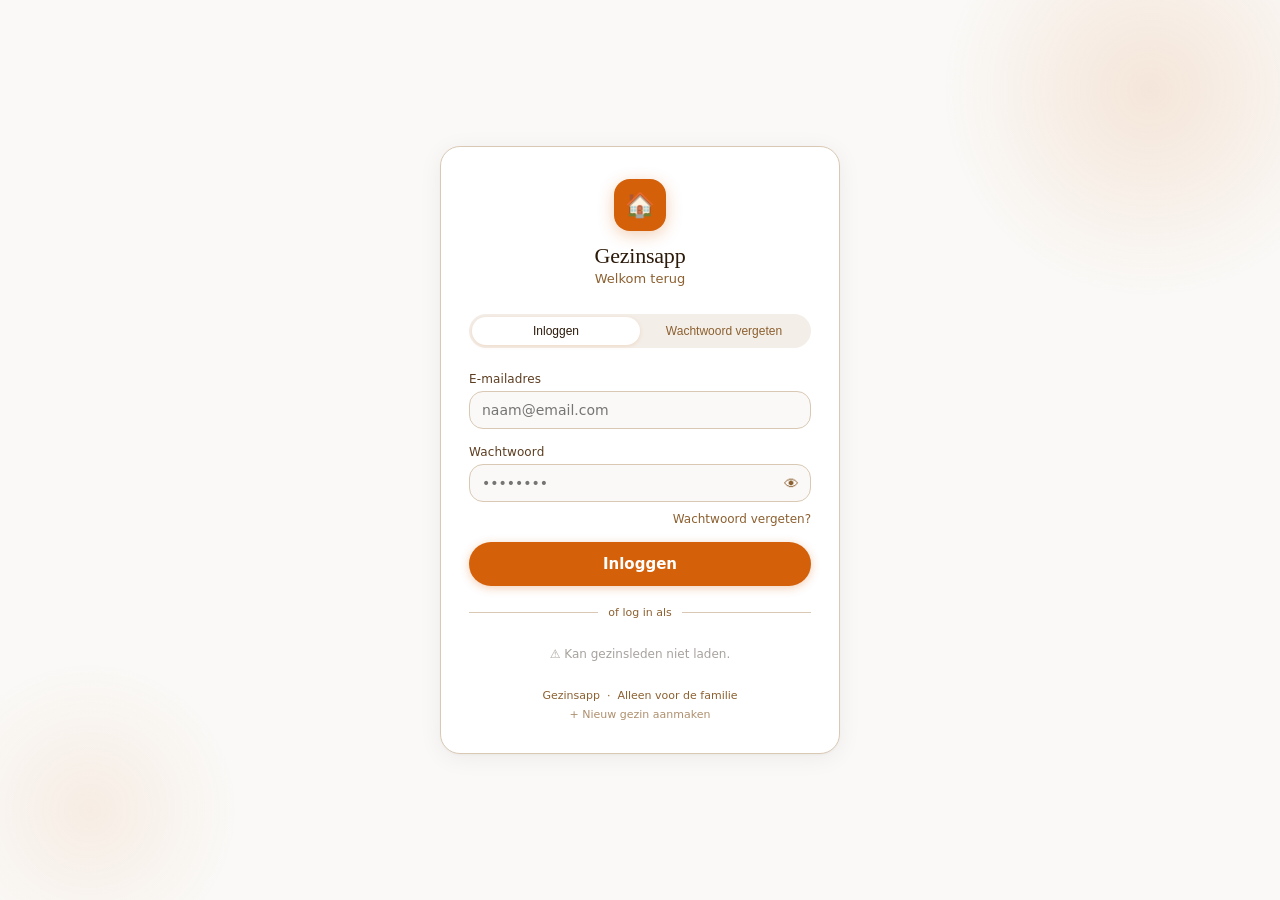
<file: index.html>
<!DOCTYPE html>
<html lang="nl">
<head>
<meta charset="UTF-8">
<meta http-equiv="Content-Security-Policy" content="default-src 'self'; script-src 'self' https://maps.googleapis.com; style-src 'self' 'unsafe-inline'; connect-src 'self' https://ceeplmghvcaqvlpicwyi.supabase.co https://nominatim.openstreetmap.org https://maps.googleapis.com https://api.open-meteo.com; img-src 'self' data: https://maps.gstatic.com https://maps.googleapis.com; frame-src 'none'; object-src 'none';">
<meta http-equiv="Cache-Control" content="no-cache, no-store, must-revalidate">
<meta http-equiv="Pragma" content="no-cache">
<meta http-equiv="Expires" content="0">
<link rel="icon" href="favicon.svg" type="image/svg+xml">
<meta name="viewport" content="width=device-width, initial-scale=1.0, viewport-fit=cover">
<meta name="apple-mobile-web-app-capable" content="yes">
  <meta name="mobile-web-app-capable" content="yes">
<meta name="apple-mobile-web-app-title" content="Gezinsapp">
<meta name="theme-color" content="#FAF9F7">
<title>Gezinsapp — Home</title>
<link rel="stylesheet" href="style.css">
</head>
<body>
<header class="topbar">
  <div class="topbar-title"><i data-lucide="home" class="icon-inline"></i> Gezinsapp</div>
  <div class="topbar-actions">
    <span class="opslag-status" id="opslag-status"></span>
    <span id="dev-badge" class="dev-badge">🔧 dev</span>
    <div class="topbar-user-wrap">
      <div class="topbar-user" id="topbar-user" data-action="toggle-profiel-menu">
        <span class="avatar" id="topbar-emoji">🧑</span>
        <span class="naam" id="topbar-naam">…</span>
      </div>
      <div class="profiel-menu" id="profiel-menu">
        <a href="instellingen.html" class="profiel-menu-item"><i data-lucide="settings" class="icon-inline"></i>&nbsp; Instellingen</a>
      </div>
    </div>
  </div>
</header>

<script src="nav.js"></script>
<main class="main-content">
<div class="page-content">

  <!-- Compacte begroeting -->
  <div class="dag-overzicht-compact">
    <div class="dag-overzicht-links">
      <div class="dag-overzicht-datum" id="dag-datum"></div>
      <div class="dag-overzicht-titel" id="dag-begroeting">Laden…</div>
    </div>
    <div class="dag-compact-rechts" style="display:flex;align-items:center;gap:12px;flex-shrink:0;">
      <a id="weer-widget" class="weer-widget-link" href="https://www.buienradar.be" target="_blank" rel="noopener" title="Weer — Buienradar">
        <span id="weer-icon"><i data-lucide="sun" style="width:16px;height:16px;display:inline-block;vertical-align:-0.15em;"></i></span>
        <span id="weer-temp">…</span>
        <span class="weer-widget-regen" id="weer-regen"></span>
      </a>
      <div class="dag-overzicht-drukte" id="dag-drukte">
        <span id="dag-drukte-dot" style="display:inline-block;width:8px;height:8px;border-radius:50%;background:var(--rustig-dot);vertical-align:middle;"></span>&nbsp;<span id="dag-drukte-label">…</span>
      </div>
    </div>
  </div>

  <!-- Vanavond -->
  <div class="section-label">Vanavond</div>
  <div id="vanavond-kaart"><div class="spinner"></div></div>

  <!-- Vandaag -->
  <div class="section-label">Vandaag</div>
  <div id="vandaag-lijst"><div class="spinner"></div></div>

  <!-- To-do's -->
  <div class="section-label">Openstaande to-do's</div>
  <div id="todos-preview"><div class="spinner"></div></div>

  <div id="verjaardag-home"></div>

  <!-- Bekijk als -->
  <div class="section-label">Bekijk als</div>
  <div class="avatar-strip" id="persoon-strip"></div>

  <!-- Snel toevoegen -->
  <div class="section-label">Snel toevoegen</div>
  <div class="snelle-actie-grid">
    <button class="snelle-actie-btn" data-action="navigeer" data-href="todos.html?nieuw=1&van=home">
      <span class="snelle-actie-icon"><i data-lucide="list-todo" style="width:22px;height:22px;"></i></span><span class="snelle-actie-label">To-do toevoegen</span>
    </button>
    <button class="snelle-actie-btn" data-action="navigeer" data-href="agenda.html?nieuw=1&van=home">
      <span class="snelle-actie-icon"><i data-lucide="calendar-plus" style="width:22px;height:22px;"></i></span><span class="snelle-actie-label">Activiteit toevoegen</span>
    </button>
    <button class="snelle-actie-btn" data-action="navigeer" data-href="weekplanner.html">
      <span class="snelle-actie-icon"><i data-lucide="utensils" style="width:22px;height:22px;"></i></span><span class="snelle-actie-label">Weekmenu bekijken</span>
    </button>
    <button class="snelle-actie-btn" data-action="navigeer" data-href="boodschappen.html">
      <span class="snelle-actie-icon"><i data-lucide="shopping-cart" style="width:22px;height:22px;"></i></span><span class="snelle-actie-label">Boodschappen</span>
    </button>
  </div>

  <!-- Agent: alleen zichtbaar op desktop -->
  <div class="home-agent-panel mob-hide-on-mobile">
    <div class="home-agent-header">
      <span class="home-agent-titel"><i data-lucide="bot" class="icon-inline"></i> Gezinsassistent</span>
      <div style="display:flex;gap:8px;align-items:center;">
        <div class="home-agent-snelvragen" style="padding:0;">
          <button class="voorbeeld-btn" data-action="stuur-voorbeeld-home" data-tekst="Wat staat er vandaag op de planning?"><i data-lucide="calendar" class="icon-inline"></i> Vandaag</button>
          <button class="voorbeeld-btn" data-action="stuur-voorbeeld-home" data-tekst="Maak een weekmenu voor deze week."><i data-lucide="utensils" class="icon-inline"></i> Weekmenu</button>
          <button class="voorbeeld-btn" data-action="stuur-voorbeeld-home" data-tekst="Wat staat er open op de to-do lijst?"><i data-lucide="list-todo" class="icon-inline"></i> To-do's</button>
          <button class="voorbeeld-btn" data-action="stuur-voorbeeld-home" data-tekst="Genereer boodschappenlijst op basis van weekmenu."><i data-lucide="shopping-cart" class="icon-inline"></i> Boodschappen</button>
        </div>
        <button data-action="home-wis-chat" title="Wis chat" class="icon-btn"><i data-lucide="trash-2" style="width:16px;height:16px;"></i></button>
      </div>
    </div>
    <div class="home-chat-berichten" id="home-chat-berichten-desktop">
      <div style="align-self:flex-start;" id="home-chat-welkom"></div>
    </div>
    <div id="home-bevestiging-desktop" class="home-bevestiging-panel" style="display:none;">
      <div class="home-bevestiging-titel"><i data-lucide="hand" class="icon-inline"></i> Bevestiging vereist</div>
      <div id="home-bevestiging-tekst-desktop" class="home-bevestiging-tekst"></div>
      <div style="display:flex;gap:8px;">
        <button class="btn btn-primary btn-sm" data-action="home-bevestig"><i data-lucide="check" class="icon-inline"></i> Ja</button>
        <button class="btn btn-secondary btn-sm" data-action="home-annuleer"><i data-lucide="x" class="icon-inline"></i> Nee</button>
      </div>
    </div>
    <div class="home-chat-input-row">
      <input type="text" id="home-chat-input-desktop" placeholder="Stel een vraag of geef een opdracht…"/>
      <button class="btn btn-primary btn-sm" data-action="home-stuur" style="flex-shrink:0;">→</button>
    </div>
  </div>
</div>
</main>

<!-- Activiteit detail modal -->
<div id="act-detail-bg" class="modal-bg">
  <div class="modal">
    <div class="modal-handle"></div>
    <div id="act-detail-inhoud"></div>
    <div class="modal-actions">
      <button class="modal-btn modal-btn-cancel" data-action="sluit-act-detail">Sluiten</button>
      <button class="modal-btn modal-btn-primary" id="act-detail-agenda-btn">Naar agenda →</button>
    </div>
  </div>
</div>

<script src="config.js"></script>
<script src="auth.js"></script>
<script src="state.js"></script>
<script src="data.js"></script>
<script src="agent.js"></script>
<script src="agent-tools.js"></script>
<script src="home.js"></script>
</body>
</html>
</file>
<file: style.css>
/* ===========================================================
   GEZINSAPP — Design systeem
   Warm oranje + amber, speels familiethema
   =========================================================== */

:root {
  --bg:        #FAF9F7;
  --bg-2:      #F3EEE8;
  --surface:   #FFFFFF;
  --surface-2: #FFF8F2;
  --border:    #D9C8B4;
  --border-2:  #C0A888;
  --ink:       #2C1A0A;
  --ink-2:     #5C3D20;
  --muted:     #8C6030;
  --muted-2:   #E8D8C4;
  --accent:    #D4600A;
  --accent-dark: #B84F00;
  --accent-l:  #FFF0E0;
  --accent-lime: #F59E0B;
  --accent-lime-dark: #D97706;
  --accent-lime-l: #FEF3C7;
  --accent-mint: #FCD34D;
  --radius:    16px;
  --radius-sm: 12px;
  --radius-lg: 24px;
  --c-jeroen:    #e8e6f8; --c-jeroen-t:  #3d3489; --c-jeroen-dot: #5e5ce6;
  --c-kelly:     #fae8f0; --c-kelly-t:   #8b2252; --c-kelly-dot:  #e8608a;
  --c-nora:      #e2f5ec; --c-nora-t:    #0d5c3a; --c-nora-dot:   #28a85a;
  --c-odiel:     #fdf0e0; --c-odiel-t:   #7a4a0a; --c-odiel-dot:  #f0900a;
  --c-familie:   #FFF0E0; --c-familie-t: #B84F00;
  --rustig-bg:  #EDFAD0; --rustig-clr:  #3A7010; --rustig-dot:  #5A9E1C;
  --normaal-bg: #FFF3E0; --normaal-clr: #A06020; --normaal-dot: #F0A030;
  --druk-bg:    #FEEAEC; --druk-clr:    #C0203A; --druk-dot:    #E83050;
  --nav-h:    58px;
  --topbar-h: 54px;
  --shadow-sm: 0 1px 3px rgba(212,96,10,0.06), 0 1px 8px rgba(0,0,0,0.04);
  --shadow:    0 4px 16px rgba(212,96,10,0.10), 0 1px 4px rgba(0,0,0,0.05);
  --shadow-lg: 0 12px 40px rgba(212,96,10,0.14), 0 2px 8px rgba(0,0,0,0.07);
}

*,*::before,*::after{box-sizing:border-box;margin:0;padding:0;}
html{height:100%;overflow-x:hidden;}
body{
  font-family:-apple-system,'SF Pro Text',system-ui,sans-serif;
  background:var(--bg);color:var(--ink);font-size:15px;line-height:1.55;
  overflow-x:hidden;
  min-height:100%;padding-bottom:calc(var(--nav-h) + env(safe-area-inset-bottom) + 8px);
  -webkit-font-smoothing:antialiased;
}

/* Topbar */
.topbar{
  position:sticky;top:0;z-index:100;
  min-height:var(--topbar-h);
  padding-top:env(safe-area-inset-top);
  background:rgba(250,249,247,0.95);backdrop-filter:blur(20px);-webkit-backdrop-filter:blur(20px);
  border-bottom:1px solid var(--border);
  display:flex;align-items:center;justify-content:space-between;padding-left:1.25rem;padding-right:1.25rem;padding-bottom:0;gap:10px;
}
.topbar-title{font-size:17px;font-weight:700;color:var(--ink);letter-spacing:-0.4px;display:flex;align-items:center;gap:8px;}
.topbar-actions{display:flex;align-items:center;gap:10px;}
.topbar-user{display:flex;align-items:center;gap:7px;font-size:13px;color:var(--muted);cursor:pointer;padding:5px 10px;border-radius:var(--radius-sm);transition:background .15s;}
.topbar-user:hover{background:var(--accent-l);}
.topbar-user .avatar{font-size:20px;line-height:1;}
.topbar-user .naam{font-weight:600;color:var(--ink);}
.opslag-status{font-size:11px;color:var(--muted-2);white-space:nowrap;}
.dev-badge{display:none;font-size:10px;background:var(--normaal-bg);color:var(--normaal-clr);padding:2px 8px;border-radius:99px;margin-right:6px;}

/* ── Mobiele bottom nav (2 knoppen) ─────────────────────────── */
.bottom-nav{ display:none; } /* verborgen op mobiel, alleen desktop */

.bottom-nav-mobile{
  position:fixed;bottom:0;left:0;right:0;z-index:100;
  height:calc(var(--nav-h) + env(safe-area-inset-bottom));
  padding-bottom:env(safe-area-inset-bottom);
  background:rgba(250,249,247,0.97);backdrop-filter:blur(20px);-webkit-backdrop-filter:blur(20px);
  -webkit-transform:translateZ(0);transform:translateZ(0); /* iOS Safari: forceert GPU compositing voor position:fixed */
  border-top:1px solid var(--border);
  display:flex;align-items:stretch;
}
.mobile-nav-item{
  flex:1;display:flex;flex-direction:column;align-items:center;justify-content:center;
  gap:3px;font-size:11px;font-weight:500;color:var(--muted);
  text-decoration:none;cursor:pointer;border:none;background:none;
  font-family:inherit;-webkit-tap-highlight-color:transparent;
  transition:color .15s;
}
.mobile-nav-item.active{ color:var(--accent); }
.mobile-nav-icon{ font-size:24px;line-height:1;display:flex;align-items:center;justify-content:center; }
.mobile-nav-icon svg{ width:24px;height:24px;stroke-width:1.75; }
.mobile-nav-label{ font-size:11px; }


/* ── Module overlay (mobiel) ─────────────────────────────────── */
.module-overlay{
  display:none;position:fixed;inset:0;
  background:rgba(44,41,38,0.45);z-index:200;
  align-items:flex-end;
}
.module-overlay.open{ display:flex; }
.module-sheet{
  background:var(--surface);
  border-radius:var(--radius-lg) var(--radius-lg) 0 0;
  width:100%;
  padding:14px 16px calc(20px + env(safe-area-inset-bottom));
  box-shadow:0 -8px 40px rgba(212,96,10,0.12),0 -2px 8px rgba(0,0,0,0.06);
  animation:slideUp .25s ease;
}
@keyframes slideUp{from{transform:translateY(40px);opacity:0}to{transform:translateY(0);opacity:1}}
.module-sheet-handle{
  width:40px;height:4px;background:var(--border-2);
  border-radius:2px;margin:0 auto 18px;
}
.module-tiles{
  display:grid;grid-template-columns:1fr 1fr;gap:10px;
}
.module-tile{
  background:var(--surface);border:1px solid var(--border);
  border-radius:var(--radius);padding:16px 14px;
  display:flex;flex-direction:column;align-items:center;gap:6px;
  text-decoration:none;color:var(--ink);
  transition:all .18s;-webkit-tap-highlight-color:transparent;
  box-shadow:var(--shadow-sm);
}
.module-tile:hover,.module-tile:active{ background:var(--accent-l);border-color:var(--accent);box-shadow:var(--shadow); }
.module-tile-icon{ font-size:28px;line-height:1;display:flex;align-items:center;justify-content:center; }
.module-tile-icon svg{ width:26px;height:26px;stroke-width:1.75; }
.module-tile-naam{ font-size:14px;font-weight:600;text-align:center; }

.sidebar-toggle{display:none;}

/* ── Modal verbeteringen ─────────────────────────────────────── */
.modal{ position:relative; overflow-y:auto; scrollbar-width:none; }
.modal::-webkit-scrollbar{ display:none; }
.modal-sluit-btn{
  position:absolute;top:14px;right:14px;
  width:40px;height:40px;border-radius:50%;
  border:none;background:var(--bg-2);color:var(--muted);
  font-size:16px;cursor:pointer;
  display:flex;align-items:center;justify-content:center;
  transition:all .15s;z-index:10;flex-shrink:0;
}
.modal-sluit-btn:hover{ background:var(--border);color:var(--ink); }
.modal h3{ padding-right:40px; } /* ruimte voor sluitknop */
.modal-actions{ flex-direction:column;gap:8px;margin-top:18px; }
.modal-btn-primary{ width:100%;order:-1; } /* opslaan bovenaan in actions */
.modal-btn-cancel{ background:none;border:none;color:var(--muted);font-size:13px;padding:8px;font-weight:400; }
.modal-btn-cancel:hover{ color:var(--ink);background:var(--bg-2); }

/* Profiel dropdown */
.topbar-user-wrap{position:relative;}
.profiel-menu{
  position:absolute;top:calc(100% + 8px);right:0;
  background:var(--surface);border:1.5px solid var(--border);
  border-radius:var(--radius);box-shadow:var(--shadow-lg);
  min-width:185px;z-index:300;display:none;overflow:hidden;
  animation:fadeIn .15s ease;
}
.profiel-menu.open{display:block;}
.profiel-menu-item{
  display:flex;align-items:center;gap:10px;
  padding:11px 14px;font-size:14px;color:var(--ink);
  text-decoration:none;cursor:pointer;
  background:none;border:none;width:100%;text-align:left;
  font-family:inherit;transition:background .15s;
}
.profiel-menu-item:hover{background:var(--bg-2);}
.profiel-menu-logout{color:var(--druk-clr);}
.profiel-menu-divider{height:1px;background:var(--border);margin:2px 0;}

/* Desktop sidebar */
@media(min-width:768px){
  .bottom-nav-mobile{ display:none; }
  .module-overlay{ display:none !important; }
  :root{ --sidebar-w:56px; --sidebar-w-exp:224px; }

  body{
    padding-bottom:0;display:grid;
    grid-template-columns:var(--sidebar-w) 1fr;
    grid-template-rows:var(--topbar-h) 1fr;
    height:100vh; /* vaste hoogte zodat main-content scrollt, niet het document */
    overflow:hidden;
  }
  .topbar{grid-column:1/-1;grid-row:1;}
  .main-content{grid-column:2;grid-row:2;overflow-y:auto;}

  /* Sidebar: fixed, overlay bij hover */
  .bottom-nav{
    position:fixed;top:var(--topbar-h);left:0;
    height:calc(100vh - var(--topbar-h));
    width:var(--sidebar-w);
    flex-direction:column;border-top:none;border-right:1px solid var(--border);
    background:var(--surface);padding:0.5rem 0;
    align-items:stretch;justify-content:flex-start;gap:0;
    overflow:hidden;z-index:110;
    transition:width .2s ease,box-shadow .2s ease;
    display:flex;
  }
  .bottom-nav:hover{
    width:var(--sidebar-w-exp);
    box-shadow:4px 0 24px rgba(212,96,10,0.10);
  }

  /* Nav items */
  .bottom-nav-item{
    display:flex;flex-direction:row;align-items:center;justify-content:flex-start;
    gap:0;padding:10px 16px;font-size:14px;
    border-radius:0;white-space:nowrap;
    min-height:44px;text-decoration:none;color:var(--ink-2);cursor:pointer;
    transition:background .12s,color .12s;
    position:relative;
  }
  .bottom-nav-item:hover{background:var(--accent-l);color:var(--accent);}
  .bottom-nav-item:hover .nav-icon{color:var(--accent);}
  .bottom-nav-item .nav-icon{font-size:20px;flex-shrink:0;width:24px;display:flex;align-items:center;justify-content:center;pointer-events:none;}
  .bottom-nav-item .nav-icon svg{width:20px;height:20px;stroke-width:1.75;pointer-events:none;}
  .bottom-nav-item .nav-label{
    opacity:0;margin-left:12px;transition:opacity .15s .05s;
    font-size:14px;
  }
  .bottom-nav:hover .bottom-nav-item .nav-label{ opacity:1; }
  .bottom-nav-item.active{background:var(--accent-l);color:var(--accent);font-weight:700;}
  .bottom-nav-item.active .nav-icon{ color:var(--accent); }
  .bottom-nav-item.active::before{content:'';position:absolute;left:0;top:20%;height:60%;width:3px;background:var(--accent);border-radius:0 3px 3px 0;}
  .sidebar-toggle{ display:none; }

  /* Topbar: user/sync al zichtbaar in sidebar → verbergen in topbar */
  .topbar-user-wrap{ display:none; }
  .topbar-actions .opslag-status{ display:none; }

  /* Sidebar footer */
  .sidebar-footer{
    margin-top:auto;border-top:1px solid var(--border);
    padding:8px 0;display:flex;flex-direction:column;gap:0;
  }
  .sidebar-sync{
    padding:6px 16px;font-size:11px;color:var(--muted-2);
    white-space:nowrap;overflow:hidden;
    opacity:0;transition:opacity .15s .05s;
  }
  .bottom-nav:hover .sidebar-sync{ opacity:1; }
  .sidebar-user{
    display:flex;align-items:center;gap:0;
    padding:10px 16px;overflow:hidden;cursor:default;
    min-height:52px;
  }
  .sidebar-user-avatar{
    font-size:22px;flex-shrink:0;width:24px;text-align:center;
  }
  .sidebar-user-info{
    flex:1;min-width:0;margin-left:12px;
    opacity:0;transition:opacity .15s .05s;
    overflow:hidden;
  }
  .bottom-nav:hover .sidebar-user-info{ opacity:1; }
  .sidebar-user-naam{
    font-size:13px;font-weight:600;color:var(--ink);
    display:block;white-space:nowrap;overflow:hidden;text-overflow:ellipsis;
  }
  .sidebar-user-sub{
    font-size:11px;color:var(--muted);
    display:block;white-space:nowrap;overflow:hidden;text-overflow:ellipsis;
  }
  .sidebar-logout{
    flex-shrink:0;width:28px;height:28px;border-radius:50%;
    background:none;border:none;color:var(--muted);
    cursor:pointer;
    display:flex;align-items:center;justify-content:center;
    opacity:0;transition:opacity .15s .05s, background .15s;
  }
    .bottom-nav:hover .sidebar-logout{ opacity:1; }
  .sidebar-logout:hover{ background:var(--druk-bg);color:var(--druk-clr); }
}

/* Layout */
.main-content{width:100%;}
.page-content{max-width:880px;margin:0 auto;padding:1.25rem 1rem;}
@media(min-width:768px){.page-content{padding:2rem 2.5rem;}}
.page-header{display:flex;align-items:center;justify-content:space-between;margin-bottom:1.5rem;flex-wrap:wrap;gap:10px;}
.page-title{font-size:22px;font-weight:700;letter-spacing:-0.4px;}
@media(min-width:768px){.page-title{font-size:26px;}}

/* Knoppen */
.btn{padding:10px 20px;border:none;border-radius:99px;font-size:14px;font-family:inherit;cursor:pointer;font-weight:600;display:inline-flex;align-items:center;gap:6px;transition:all .18s;white-space:nowrap;letter-spacing:-0.1px;}
.btn:active{transform:scale(0.96);}
button:focus-visible,a:focus-visible,[tabindex]:focus-visible{outline:2px solid var(--accent);outline-offset:2px;border-radius:4px;}
.form-row input:focus-visible,.form-row select:focus-visible,.form-row textarea:focus-visible{outline:none;}
.btn-primary{background:var(--accent);color:#fff;box-shadow:0 2px 8px rgba(212,96,10,0.30);}
.btn-primary:hover{background:var(--accent-dark);box-shadow:0 4px 14px rgba(212,96,10,0.38);}
.btn-secondary{background:var(--surface);border:1.5px solid var(--border-2);color:var(--ink-2);}
.btn-secondary:hover{background:var(--bg-2);border-color:var(--accent);color:var(--accent);}
.btn-danger{background:none;border:1.5px solid #f09595;color:var(--druk-clr);border-radius:99px;}
.btn-saved{background:#D4600A!important;color:#fff!important;border-color:#D4600A!important;transition:background .3s,color .3s,border-color .3s;}
.btn-sm{padding:6px 14px;font-size:12px;}
.btn-icon{padding:8px;border-radius:50%;}
@media(max-width:767px){.btn{padding:12px 22px;font-size:15px;}.btn-sm{padding:7px 14px;font-size:13px;}}

/* FAB */
.fab{position:fixed;bottom:calc(var(--nav-h) + env(safe-area-inset-bottom) + 18px);right:20px;z-index:90;width:56px;height:56px;border-radius:50%;background:var(--accent);border:none;color:#fff;font-size:26px;cursor:pointer;box-shadow:0 6px 20px rgba(212,96,10,0.40);display:flex;align-items:center;justify-content:center;transition:transform .15s,box-shadow .15s;}
.fab:hover{box-shadow:0 8px 28px rgba(212,96,10,0.50);}
.fab:active{transform:scale(0.92);}
@media(min-width:768px){.fab{bottom:28px;right:32px;}}
@media(max-width:767px){.fab{width:42px;height:42px;font-size:19px;}}

/* Kaarten */
.card{background:var(--surface);border:1px solid var(--border);border-radius:var(--radius);padding:16px 18px;margin-bottom:12px;box-shadow:var(--shadow-sm);}
.card-header{display:flex;align-items:flex-start;justify-content:space-between;gap:8px;margin-bottom:8px;}
.card-title{font-size:14px;font-weight:600;}
.section-label{font-size:11px;font-weight:700;color:var(--muted);text-transform:uppercase;letter-spacing:0.09em;margin:1.75rem 0 10px;}

/* Pill tabs */
.pill-tabs{display:flex;gap:6px;flex-wrap:wrap;margin-bottom:1rem;}
.ptab{padding:7px 16px;border-radius:99px;font-size:13px;cursor:pointer;border:1.5px solid var(--border-2);background:var(--surface);color:var(--muted);transition:all .15s;font-weight:500;}
.ptab.active{background:var(--accent);color:#fff;border-color:var(--accent);box-shadow:0 2px 8px rgba(212,96,10,0.25);}
.ptab:hover:not(.active){background:var(--accent-l);border-color:var(--accent);color:var(--accent);}

/* Filter tabs */
.filter-tabs{display:flex;gap:6px;padding:10px 1rem;overflow-x:auto;-webkit-overflow-scrolling:touch;border-bottom:1px solid var(--border);}
.filter-tab{display:inline-flex;align-items:center;gap:6px;padding:7px 16px;border-radius:99px;font-size:13px;border:1.5px solid var(--border-2);background:var(--surface);color:var(--muted);cursor:pointer;white-space:nowrap;transition:all .15s;font-family:inherit;font-weight:500;}
.filter-tab.active{background:var(--accent);border-color:var(--accent);color:#fff;box-shadow:0 2px 8px rgba(212,96,10,0.25);}
.filter-tab-badge{display:inline-flex;align-items:center;justify-content:center;min-width:18px;height:18px;padding:0 5px;border-radius:99px;font-size:11px;font-weight:700;background:rgba(0,0,0,0.15);color:inherit;line-height:1;}
.filter-tab.active .filter-tab-badge{background:rgba(255,255,255,0.3);color:#fff;}

/* Badges */
.badge{padding:3px 9px;border-radius:99px;font-size:11px;font-weight:600;}
.badge-jeroen,.badge-jij{background:var(--c-jeroen);color:var(--c-jeroen-t);}
.badge-kelly{background:var(--c-kelly);color:var(--c-kelly-t);}
.badge-nora{background:var(--c-nora);color:var(--c-nora-t);}
.badge-odiel{background:var(--c-odiel);color:var(--c-odiel-t);}
.badge-familie{background:var(--c-familie);color:var(--c-familie-t);}
.badge-rustig{background:var(--rustig-bg);color:var(--rustig-clr);}
.badge-normaal{background:var(--normaal-bg);color:var(--normaal-clr);}
.badge-druk{background:var(--druk-bg);color:var(--druk-clr);}
.meta{display:flex;flex-wrap:wrap;gap:8px;font-size:12px;color:var(--muted);}
.info-box{background:var(--surface-2);border:1px solid var(--border);border-radius:var(--radius-sm);padding:12px 14px;font-size:13px;color:var(--muted);margin-bottom:1rem;}

/* Formulieren */
.form-row{margin-bottom:14px;}
.form-row label{display:block;font-size:12px;color:var(--muted);margin-bottom:6px;font-weight:600;letter-spacing:0.03em;text-transform:uppercase;}
.form-row input:not([type="checkbox"]):not([type="radio"]),.form-row select,.form-row textarea{width:100%;padding:11px 13px;border:1.5px solid var(--border);border-radius:var(--radius-sm);font-size:15px;font-family:inherit;color:var(--ink);background:var(--surface);outline:none;transition:border-color .15s,box-shadow .15s;}
.form-row input:not([type="checkbox"]):not([type="radio"]):focus,.form-row select:focus,.form-row textarea:focus{border-color:var(--accent);box-shadow:0 0 0 3px rgba(212,96,10,0.12);}
@media(max-width:767px){.form-row input:not([type="checkbox"]):not([type="radio"]),.form-row select,.form-row textarea{font-size:16px;}}
/* form-grid: 2 of 3 kolommen — volgt de deelbaar-door-2/3-regel */
.form-grid{display:grid;grid-template-columns:1fr 1fr;gap:10px;margin-bottom:14px;}
.form-grid-3{display:grid;grid-template-columns:1fr 1fr 1fr;gap:10px;margin-bottom:14px;}
.form-grid > *,.form-grid-3 > *{min-width:0;}
/* form-rows in een grid: geen margin-bottom — de grid-gap verzorgt de rijspatie */
.form-grid > .form-row,.form-grid-3 > .form-row{margin-bottom:0;}
/* inputs/selects in een grid mogen krimpen tot hun kolombreedte (ook native date/time) */
.form-grid input:not([type="checkbox"]):not([type="radio"]),.form-grid select,
.form-grid-3 input:not([type="checkbox"]):not([type="radio"]),.form-grid-3 select{min-width:0;}

/* Multiselect */
.persoon-ms{display:grid;grid-template-columns:repeat(2,1fr);gap:7px;margin-top:6px;}
.persoon-chip{padding:7px 14px;border-radius:99px;border:1.5px solid var(--border-2);background:var(--surface);font-size:13px;cursor:pointer;color:var(--ink);display:flex;align-items:center;justify-content:center;gap:5px;transition:all .15s;font-weight:500;}
.persoon-chip.selected{border-color:var(--accent);background:var(--accent);color:#fff;}
.persoon-chip:hover:not(.selected){background:var(--bg-2);}

/* Dag checkboxes */
.dag-checkboxes{display:flex;gap:8px;flex-wrap:wrap;margin-top:6px;}
.dag-cb{display:flex;align-items:center;gap:5px;font-size:14px;}
.dag-cb input{width:auto;accent-color:var(--accent);}

/* iOS switch */
.ios-switch{width:51px;height:31px;border-radius:99px;background:var(--border-2);position:relative;transition:background .2s;flex-shrink:0;}
.ios-switch.on{background:var(--accent);}
.ios-switch::after{content:'';position:absolute;top:2px;left:2px;width:27px;height:27px;background:#fff;border-radius:50%;box-shadow:0 2px 6px rgba(0,0,0,.15);transition:left .2s;}
.ios-switch.on::after{left:22px;}

/* Privé toggle */
.prive-toggle{display:flex;align-items:center;justify-content:space-between;padding:13px 14px;background:var(--surface-2);border:1.5px solid var(--border);border-radius:var(--radius-sm);cursor:pointer;margin-bottom:14px;}
.prive-toggle-left{display:flex;flex-direction:column;gap:2px;}
.prive-toggle-label{font-size:15px;font-weight:500;color:var(--ink);}
.prive-toggle-sub{font-size:12px;color:var(--muted);}

/* Modals */
.modal-bg{display:none;position:fixed;inset:0;background:rgba(30,15,20,0.45);z-index:400;align-items:flex-end;justify-content:center;backdrop-filter:blur(2px);}
.modal-bg.open{display:flex;}
.modal{background:var(--surface);border-radius:var(--radius-lg) var(--radius-lg) 0 0;width:100%;max-width:560px;padding:20px 20px calc(20px + env(safe-area-inset-bottom));max-height:94vh;overflow-y:auto;overflow-x:hidden;overscroll-behavior:contain;box-shadow:0 -8px 40px rgba(212,96,10,0.12),0 -2px 8px rgba(0,0,0,0.08);will-change:transform;}
.modal-handle{width:36px;height:4px;background:var(--border-2);border-radius:2px;margin:0 auto 20px;touch-action:none;cursor:grab;}
.modal h3{font-size:19px;font-weight:700;color:var(--ink);margin-bottom:20px;letter-spacing:-0.4px;padding-bottom:14px;border-bottom:1px solid var(--border);}
.modal-actions{display:flex;gap:8px;margin-top:20px;}
.modal-btn{flex:1;padding:14px;border:none;border-radius:99px;font-size:15px;font-weight:600;cursor:pointer;font-family:inherit;transition:all .18s;}
.modal-btn-primary{background:var(--accent);color:#fff;box-shadow:0 2px 10px rgba(212,96,10,0.30);}
.modal-btn-primary:hover{background:var(--accent-dark);}
.modal-btn-cancel{background:var(--bg-2);color:var(--ink-2);}
.modal-btn-cancel:hover{background:var(--border);}
.modal-btn-danger{background:var(--druk-bg);color:var(--druk-clr);flex:0.7;border-radius:99px;}
@media(min-width:601px){.modal-bg{align-items:center;padding:2rem 1rem;}.modal{border-radius:var(--radius-lg);max-height:90vh;}}

/* Week nav */
.week-nav-row{display:flex;align-items:center;gap:10px;margin-bottom:1rem;}
.nav-btn{background:var(--surface);border:1.5px solid var(--border-2);border-radius:var(--radius-sm);padding:7px 16px;font-size:16px;cursor:pointer;line-height:1;transition:background .15s;}
.nav-btn:hover{background:var(--bg-2);}
.week-lbl{font-size:14px;font-weight:600;min-width:160px;text-align:center;}

/* Stats */
.stats-balk{display:flex;gap:8px;padding:10px 1rem;border-bottom:1px solid var(--border);flex-wrap:wrap;}
.stat-chip{display:flex;align-items:center;gap:5px;font-size:12px;color:var(--muted);background:var(--surface);padding:5px 12px;border-radius:99px;border:1px solid var(--border);font-weight:500;}
.stat-num{font-weight:700;color:var(--ink);}

/* To-do's */
.todo-lijst{padding:6px 1rem;}
.todo-item{display:flex;align-items:flex-start;gap:13px;padding:13px 0;border-bottom:1px solid var(--border);transition:opacity .2s;}
.todo-item:last-child{border-bottom:none;}
.todo-item.gedaan{opacity:0.45;}
.todo-cirkel{width:25px;height:25px;border-radius:50%;border:2px solid var(--border-2);flex-shrink:0;cursor:pointer;display:flex;align-items:center;justify-content:center;margin-top:1px;transition:all .15s;background:none;}
.todo-cirkel:hover{border-color:var(--accent);}
.todo-cirkel.gedaan{background:var(--accent);border-color:var(--accent);}
.todo-cirkel.gedaan::after{content:'✓';color:#fff;font-size:13px;font-weight:700;}
.todo-cirkel.hoog{border-color:var(--druk-dot);}
.todo-cirkel.middel{border-color:var(--normaal-dot);}
.todo-cirkel.laag{border-color:var(--rustig-dot);}
.todo-body{flex:1;min-width:0;cursor:pointer;}
.todo-titel{font-size:15px;color:var(--ink);margin-bottom:4px;line-height:1.3;font-weight:500;}
.todo-titel.gedaan{text-decoration:line-through;color:var(--muted);font-weight:400;}
.todo-meta{display:flex;flex-wrap:wrap;gap:6px;font-size:12px;color:var(--muted);}
.todo-badge{font-size:11px;padding:2px 8px;border-radius:99px;font-weight:600;}
.todo-deadline-badge{font-size:11px;padding:3px 9px;border-radius:99px;font-weight:600;}
.deadline-vandaag{background:var(--normaal-bg);color:var(--normaal-clr);}
.deadline-morgen{background:var(--druk-bg);color:var(--druk-clr);}
.deadline-ok{background:var(--rustig-bg);color:var(--rustig-clr);}
.deadline-verlopen{background:var(--druk-bg);color:var(--druk-clr);font-weight:700;}
.prive-badge{font-size:11px;color:var(--muted);background:var(--bg-2);padding:2px 8px;border-radius:99px;}
.todo-icon-btn{width:40px;height:40px;border-radius:50%;background:none;border:none;color:var(--muted-2);cursor:pointer;display:flex;align-items:center;justify-content:center;transition:background .15s;}
.todo-icon-btn:hover{background:var(--bg-2);}
.prioriteit-keuze{display:flex;gap:8px;margin-top:6px;}
.prio-btn{flex:1;padding:10px 8px;border-radius:var(--radius-sm);border:1.5px solid var(--border-2);background:var(--surface);font-size:13px;cursor:pointer;color:var(--ink);font-family:inherit;text-align:center;transition:all .15s;font-weight:500;}
.prio-btn.hoog.selected{background:var(--druk-bg);border-color:var(--druk-dot);color:var(--druk-clr);}
.prio-btn.middel.selected{background:var(--normaal-bg);border-color:var(--normaal-dot);color:var(--normaal-clr);}
.prio-btn.laag.selected{background:var(--rustig-bg);border-color:var(--rustig-dot);color:var(--rustig-clr);}

/* Homepage */
.dag-overzicht-datum{font-size:13px;opacity:0.65;margin-bottom:4px;}
.dag-overzicht-titel{font-size:22px;font-weight:700;margin-bottom:10px;letter-spacing:-0.3px;}
.dag-overzicht-drukte{display:inline-flex;align-items:center;gap:7px;font-size:13px;padding:5px 12px;border-radius:99px;background:rgba(255,255,255,0.15);font-weight:500;}
.snelle-actie-grid{display:grid;grid-template-columns:repeat(4,1fr);gap:10px;margin-bottom:1.25rem;}
@media(max-width:600px){.snelle-actie-grid{grid-template-columns:repeat(2,1fr);}}
.snelle-actie-btn{background:var(--surface);border:1px solid var(--border);border-radius:var(--radius);padding:14px 16px;display:flex;flex-direction:row;align-items:center;gap:10px;cursor:pointer;transition:all .18s;text-align:left;box-shadow:var(--shadow-sm);}
.snelle-actie-btn:hover{box-shadow:var(--shadow);border-color:var(--accent);transform:translateY(-1px);}
.snelle-actie-icon{font-size:22px;flex-shrink:0;display:flex;align-items:center;color:var(--accent);}
.snelle-actie-label{font-size:13px;font-weight:600;color:var(--ink);line-height:1.3;}
.avatar-strip{display:flex;gap:8px;flex-wrap:wrap;margin-bottom:1rem;}
.avatar-chip{display:flex;align-items:center;justify-content:center;gap:7px;padding:6px 12px;border-radius:99px;border:1.5px solid var(--border-2);background:var(--surface);font-size:13px;cursor:pointer;transition:all .15s;font-weight:500;}
.avatar-chip.active{border-color:var(--accent);background:var(--accent);color:#fff;}

/* Lucide inline icons */
.icon-inline{display:inline-block;width:1em;height:1em;vertical-align:-0.15em;stroke-width:2;flex-shrink:0;}
svg.icon-inline{width:1em;height:1em;vertical-align:-0.15em;stroke-width:2;}
@keyframes lucide-spin{to{transform:rotate(360deg);}}
.icon-spin{animation:lucide-spin 1s linear infinite;}

/* Lege staat & spinner */
.empty-state,.leeg{display:flex;flex-direction:column;align-items:center;text-align:center;padding:3rem 2rem;color:var(--muted);}
.empty-state .empty-icon,.leeg-icon{width:48px;height:48px;margin-bottom:12px;display:block;color:var(--muted-2);stroke-width:1.5;flex-shrink:0;}
svg.empty-icon,.empty-state svg.lucide{width:48px;height:48px;display:block;color:var(--muted-2);stroke-width:1.5;}
.leeg-titel{font-size:17px;font-weight:700;color:var(--ink);margin-bottom:6px;}
.leeg-sub{font-size:14px;}
.spinner{width:28px;height:28px;border:2.5px solid var(--border);border-top-color:var(--accent);border-radius:50%;animation:spin .7s linear infinite;margin:2.5rem auto;display:block;}
@keyframes spin{to{transform:rotate(360deg);}}

/* Drukte dot */
.drukte-dot{width:8px;height:8px;border-radius:50%;flex-shrink:0;}
.drukte-dot.rustig{background:var(--rustig-dot);}
.drukte-dot.normaal{background:var(--normaal-dot);}
.drukte-dot.druk{background:var(--druk-dot);}

/* Weekplanner — verticale daglijst */
.planner-grid{display:flex;flex-direction:column;gap:6px;}
.dag-rij{background:var(--surface);border:1px solid var(--border);border-radius:var(--radius);overflow:hidden;transition:border-color .15s,box-shadow .15s;}
.dag-rij:hover{box-shadow:var(--shadow-sm);}
.dag-rij.vandaag{border-color:var(--accent);box-shadow:0 0 0 2px rgba(212,96,10,0.12);}
.dag-rij.weekend{background:var(--bg-2);}
.dag-rij-header{display:flex;align-items:center;gap:10px;padding:13px 16px;cursor:pointer;user-select:none;transition:background .12s;}
.dag-rij-header:hover{background:var(--bg-2);}
.dag-rij.vandaag .dag-rij-header{background:rgba(212,96,10,0.06);}
.dag-rij-links{display:flex;align-items:center;gap:8px;min-width:120px;}
.dag-rij-naam{font-size:14px;font-weight:700;color:var(--ink);min-width:32px;}
.dag-rij.vandaag .dag-rij-naam{color:var(--accent);font-weight:800;}
.dag-rij-datum{font-size:12px;color:var(--muted);}
.dag-rij-preview{flex:1;font-size:12px;color:var(--muted);white-space:nowrap;overflow:hidden;text-overflow:ellipsis;}
.dag-rij-rechts{display:flex;align-items:center;gap:8px;flex-shrink:0;}
.dag-rij-chevron{font-size:18px;color:var(--muted);line-height:1;transition:transform .2s;}
.dag-rij-body{display:none;border-top:1px solid var(--border);padding:10px 14px;}
.dag-rij-body.open{display:block;}
.dag-slots{display:flex;flex-direction:column;gap:6px;}

/* Weekplanner — 7-kolom grid op brede schermen, volledige schermbreedte */
@media(min-width:1024px){
  .wp-page-content{max-width:none;padding-left:1.5rem;padding-right:1.5rem;}
  .planner-grid-wrap{overflow-x:auto;}
  .planner-grid{display:grid;grid-template-columns:repeat(7,1fr);gap:8px;align-items:start;}
  .dag-rij{display:flex;flex-direction:column;}
  .dag-rij-header{cursor:default;padding:10px 10px 6px;}
  .dag-rij-header:hover{background:inherit;}
  .dag-rij.vandaag .dag-rij-header{background:rgba(212,96,10,0.06);}
  .dag-rij-body{display:block !important;padding:4px 8px 10px;}
  .dag-rij-preview{display:none;}
  .dag-rij-chevron{display:none;}
  .dag-rij-links{min-width:0;flex-direction:column;align-items:flex-start;gap:2px;}
  .dag-rij-naam{font-size:13px;}
  .dag-rij-datum{font-size:11px;}
  .dag-slots{gap:6px;}
  .slot{padding:8px 10px;gap:6px;min-height:40px;}
  .slot-lbl{min-width:0;font-size:11px;}
  .slot-lbl-bar{padding:5px 10px 3px;font-size:10px;}
  .slot-item-naam{font-size:13px;}
  .slot-add-btn{display:block;width:100%;padding:4px 10px;font-size:11px;border:1.5px dashed var(--border-2);border-radius:var(--radius-sm);background:none;cursor:pointer;color:var(--muted);font-family:inherit;margin-top:4px;transition:all .15s;}
  .slot-add-btn:hover{border-color:var(--accent);color:var(--accent);}
  .slot-kok-sel{max-width:100%;font-size:11px;padding:3px 5px;}
  .wie-chip{width:24px;height:24px;font-size:12px;}
  .slot-ctrl-btn{width:20px;height:20px;font-size:12px;}
}
/* Overzicht altijd read-only: controls verborgen */
.slot-item-ctrl{display:none;}
.slot-item{cursor:pointer;border-radius:0;transition:background .12s;padding:6px 10px;}
.slot-item:active{background:var(--accent-l);}
.slot-item:hover{background:var(--accent-l);}
/* naam + delete knop */
.slot-item-top{display:flex;align-items:center;gap:6px;}
/* meta rij: wie eet + wie kookt */
.slot-item-meta{display:flex;align-items:center;gap:8px;margin-top:3px;flex-wrap:wrap;}
.slot-wie-ro-wrap{display:flex;gap:3px;align-items:center;}
.slot-wie-ro{pointer-events:none;width:22px;height:22px;font-size:11px;}
.slot-kok-ro{font-size:11px;color:var(--muted);white-space:nowrap;}
/* wis-knop altijd zichtbaar in slot-item */
.slot-item .slot-item-wis{display:inline-flex;}
.slot{display:flex;align-items:center;gap:12px;padding:10px 14px;background:var(--bg);border-radius:var(--radius-sm);border:1px solid var(--border);cursor:pointer;min-height:48px;transition:border-color .12s,box-shadow .12s;position:relative;}
.slot:hover{border-color:var(--accent);box-shadow:0 2px 8px rgba(212,96,10,0.10);}
.slot-lbl{font-size:11px;font-weight:600;color:var(--muted);text-transform:uppercase;letter-spacing:.04em;min-width:62px;flex-shrink:0;}
.slot-wis-btn{margin-left:auto;flex-shrink:0;width:36px;height:36px;border-radius:50%;border:none;background:var(--border);color:var(--muted);font-size:14px;line-height:1;cursor:pointer;display:flex;align-items:center;justify-content:center;transition:background .15s;}
.slot-wis-btn:hover{background:var(--druk-bg);color:var(--druk-clr);}
.slot-leeg{font-size:13px;color:var(--muted-2);}
.slot-naam{font-size:14px;color:var(--ink);font-weight:500;}
/* Ingrediënten grid in recept-modal */
.ing-header-grid{display:grid;grid-template-columns:minmax(0,1.85fr) minmax(0,0.5fr) minmax(0,0.6fr) minmax(0,0.75fr) 28px;gap:5px;}
@media(max-width:380px){
  .ing-header-grid{grid-template-columns:minmax(0,2fr) minmax(0,0.6fr) minmax(0,0.6fr) 0 28px;}
  .ing-header-grid .ing-winkel-col,.ing-header-grid .ing-winkel-hdr{display:none;}
}

/* Keuze-modal knoppen recept toevoegen */
.keuze-optie-btn{padding:14px 16px;font-size:15px;justify-content:flex-start;gap:12px;display:flex;align-items:center;width:100%;text-align:left;white-space:normal;height:auto;}
.keuze-optie-icon{width:24px;height:24px;flex-shrink:0;stroke-width:1.75;}
.keuze-optie-tekst{flex:1;min-width:0;text-align:left;}
.keuze-optie-titel{font-weight:700;font-size:15px;}
.keuze-optie-sub{font-size:12px;font-weight:400;opacity:.8;margin-top:2px;white-space:normal;word-break:break-word;}

.slot-tijd{font-size:11px;color:var(--muted);}
.special-badge{font-size:12px;padding:3px 9px;border-radius:99px;font-weight:600;}
.sb-shake{background:var(--c-jeroen);color:var(--c-jeroen-t);}
.sb-uiteten{background:var(--c-nora);color:var(--c-nora-t);}
.sb-afhalen{background:var(--c-odiel);color:var(--c-odiel-t);}
.sb-restjes{background:var(--bg-2);color:var(--ink-2);}
.drukte-strip{display:flex;align-items:center;gap:5px;}
.eetgroo-badge{font-size:10px;padding:2px 7px;border-radius:99px;background:var(--rustig-bg);color:var(--rustig-clr);font-weight:600;}
.warn{color:var(--druk-clr);font-size:11px;}
.act-eet{font-size:10px;padding:2px 7px;border-radius:99px;background:var(--rustig-bg);color:var(--rustig-clr);display:inline-block;margin-top:4px;font-weight:600;}

/* ── Recepten layout ──────────────────────────────────────── */
.recept-layout{display:flex;width:100%;min-height:100%;}
.recept-kolom-lijst{flex:1;padding:1rem;overflow-y:auto;}
.recept-kolom-detail{display:none;}
/* Cards — mobile listview */
.recept-grid{display:flex;flex-direction:column;gap:7px;}
.recept-card{background:var(--surface);border:1.5px solid var(--border);border-radius:var(--radius);overflow:hidden;cursor:pointer;transition:all .15s;box-shadow:var(--shadow-sm);display:flex;flex-direction:row;align-items:stretch;}
.recept-card:hover{box-shadow:var(--shadow);border-color:var(--border-2);}
.recept-card.actief{border-color:var(--accent);background:var(--accent-l);}
.recept-thumb{width:60px;min-width:60px;height:auto;display:flex;align-items:center;justify-content:center;font-size:24px;flex-shrink:0;}
.thumb-avond{background:var(--c-jeroen);}
.thumb-lunch{background:var(--c-nora);}
.thumb-weekend{background:#fce8de;}
.thumb-ontbijt{background:var(--c-odiel);}
.recept-info{padding:10px 12px;flex:1;min-width:0;}
.recept-naam{font-size:14px;font-weight:600;margin-bottom:3px;}
/* Desktop: 1/4 - 3/4 fiche layout */
@media(min-width:768px){
  .recept-layout{height:100%;}
  .recept-kolom-lijst{flex:0 0 25%;min-width:220px;max-width:360px;border-right:1.5px solid var(--border);height:100%;overflow-y:auto;padding:1rem;}
  .recept-grid{display:flex;flex-direction:column;gap:6px;}
  .recept-card{flex-direction:row;}
  .recept-thumb{width:52px;min-width:52px;height:52px;font-size:20px;}
  .recept-kolom-detail{display:flex;flex:1;flex-direction:column;height:100%;overflow-y:auto;padding:1.5rem 2rem;background:var(--bg);}
}
/* Fiche */
.fiche-placeholder{display:flex;flex-direction:column;align-items:center;justify-content:center;flex:1;min-height:300px;text-align:center;color:var(--muted);}
.fiche-placeholder p{font-size:15px;margin-top:12px;}
.fiche-header{display:flex;align-items:flex-start;justify-content:space-between;gap:12px;margin-bottom:.75rem;flex-wrap:wrap;}
.fiche-naam{font-size:22px;font-weight:700;color:var(--ink);line-height:1.3;flex:1;min-width:0;word-break:break-word;}
.fiche-acties{display:flex;gap:6px;flex-shrink:0;padding-top:3px;}
.fiche-meta{display:flex;flex-wrap:wrap;gap:8px;margin-bottom:1rem;align-items:center;}
.fiche-meta-item{font-size:13px;color:var(--muted);}
.fiche-sectie-label{font-size:11px;font-weight:700;color:var(--muted);text-transform:uppercase;letter-spacing:.06em;margin:1.2rem 0 .5rem;}
.fiche-ing-rij{display:flex;align-items:center;gap:10px;padding:8px 0;border-bottom:1px solid var(--border);font-size:14px;}
.fiche-ing-naam{flex:1;color:var(--ink);word-break:break-word;}
.fiche-ing-hoev{font-size:13px;color:var(--muted);white-space:nowrap;flex-shrink:0;text-align:right;}
.fiche-ing-winkel{font-size:11px;color:var(--muted-2);white-space:nowrap;flex-shrink:0;}
.fiche-bereiding{font-size:14px;line-height:1.8;color:var(--ink);white-space:pre-wrap;word-break:break-word;overflow-wrap:break-word;padding-bottom:2rem;}
.fiche-bottom-acties{display:flex;gap:8px;margin-top:2rem;padding-top:1rem;border-top:1.5px solid var(--border);}
.fiche-bottom-acties .btn{flex:1;justify-content:center;}
/* Mobile fiche overlay — full screen */
.recept-fiche-overlay{display:none;position:fixed;inset:0;z-index:300;}
.recept-fiche-overlay.open{display:block;}
.recept-fiche-sheet{position:absolute;inset:0;overflow-y:auto;overflow-x:hidden;background:var(--surface);}
.fiche-mobiel-sluiten{position:sticky;top:0;z-index:10;background:var(--surface);border-bottom:1.5px solid var(--border);padding:.75rem 1rem;display:flex;align-items:center;justify-content:space-between;gap:12px;}
.fiche-mobiel-titel{font-weight:600;font-size:15px;flex:1;min-width:0;overflow:hidden;text-overflow:ellipsis;white-space:nowrap;color:var(--ink);}
.fiche-mobiel-content{padding:1rem 1rem calc(2rem + env(safe-area-inset-bottom));overflow-x:hidden;word-wrap:break-word;overflow-wrap:break-word;}
/* Plan button on recipe cards */
.recept-card-plan-btn{background:none;border:none;border-left:1px solid var(--border);cursor:pointer;padding:10px 12px;color:var(--muted);display:flex;align-items:center;justify-content:center;flex-shrink:0;align-self:stretch;transition:background .15s,color .15s;}
.recept-card-plan-btn:hover{background:var(--accent-l);color:var(--accent);}
/* Plan-recept modal: dag + moment pickers */
.plan-dag-grid{display:flex;gap:6px;flex-wrap:wrap;margin-top:6px;}
.plan-dag-btn{display:flex;flex-direction:column;align-items:center;gap:2px;padding:8px 10px;border:1.5px solid var(--border-2);border-radius:var(--radius-sm);background:var(--surface);cursor:pointer;font-family:inherit;min-width:52px;transition:all .15s;}
.plan-dag-btn.active{border-color:var(--accent);background:var(--accent-l);color:var(--accent);}
.plan-dag-naam{font-size:11px;font-weight:700;text-transform:uppercase;}
.plan-dag-datum{font-size:12px;color:var(--muted);}
.plan-dag-btn.active .plan-dag-datum{color:var(--accent);}
.plan-moment-grid{display:flex;gap:8px;margin-top:6px;}
.plan-moment-btn{flex:1;padding:10px 8px;border:1.5px solid var(--border-2);border-radius:var(--radius-sm);background:var(--surface);cursor:pointer;font-family:inherit;font-size:13px;font-weight:500;transition:all .15s;text-align:center;}
.plan-moment-btn.active{border-color:var(--accent);background:var(--accent);color:#fff;}
.recept-stars{font-size:11px;color:var(--normaal-dot);margin-top:3px;}
.tag-pill{font-size:11px;padding:2px 7px;border-radius:99px;background:var(--bg-2);color:var(--muted);border:1px solid var(--border);}
.ing-row{padding:8px 0;border-bottom:1px solid var(--border);}
.ing-naam{font-size:14px;font-weight:600;}
.ing-detail{display:flex;justify-content:space-between;margin-top:2px;font-size:12px;color:var(--muted);}
.extra-row{display:flex;justify-content:space-between;align-items:center;padding:7px 0;border-bottom:1px solid var(--border);}
.extra-badge{font-size:11px;padding:2px 8px;border-radius:99px;background:var(--c-odiel);color:var(--c-odiel-t);font-weight:600;}
.plan-recept-btn{width:100%;padding:9px 12px;border:1.5px solid var(--border);border-radius:var(--radius-sm);cursor:pointer;font-size:13px;background:var(--surface);text-align:left;display:flex;justify-content:space-between;align-items:center;margin-bottom:5px;transition:all .15s;}
.plan-recept-btn:hover{background:var(--surface-2);}
.plan-recept-btn.aanbevolen{border-color:var(--rustig-dot);}
.plan-recept-btn.geselecteerd{outline:2px solid var(--accent);}
.plan-recept-btn.vaag{opacity:.5;}
.aanbevolen-badge{font-size:10px;padding:2px 7px;border-radius:99px;background:var(--rustig-bg);color:var(--rustig-clr);font-weight:600;}
.spec-btn{width:100%;padding:9px 12px;border-radius:var(--radius-sm);cursor:pointer;font-size:13px;text-align:left;margin-bottom:5px;border:1.5px solid var(--border);background:var(--surface);transition:background .15s;}
.spec-btn:hover{background:var(--surface-2);}
.spec-btn.geselecteerd{outline:2px solid var(--accent);}

/* ── Contacten two-column layout ──────────────────────────── */
.crm-layout{display:flex;width:100%;min-height:100%;}
.crm-kolom-lijst{flex:1;padding:1rem;overflow-y:auto;}
.crm-kolom-detail{display:none;}
@media(min-width:768px){
  .crm-layout{height:100%;}
  .crm-kolom-lijst{flex:0 0 300px;border-right:1.5px solid var(--border);height:100%;overflow-y:auto;padding:1rem;}
  .crm-kolom-detail{display:flex;flex:1;flex-direction:column;height:100%;overflow-y:auto;padding:1.5rem 2rem;background:var(--bg);}
}
/* CRM */
.crm-card{background:var(--surface);border:1.5px solid var(--border);border-radius:var(--radius);padding:12px 14px;margin-bottom:7px;box-shadow:var(--shadow-sm);cursor:pointer;transition:all .15s;}
.crm-card:hover{box-shadow:var(--shadow);border-color:var(--border-2);}
.crm-card.actief{border-color:var(--accent);background:var(--accent-l);}
.crm-card-header{display:flex;align-items:center;justify-content:space-between;margin-bottom:8px;}
.crm-naam{font-size:15px;font-weight:700;color:var(--ink);}
.crm-cat{font-size:11px;padding:3px 9px;border-radius:99px;font-weight:600;}
.cat-familie{background:var(--c-familie);color:var(--c-familie-t);}
.cat-vrienden{background:var(--c-jeroen);color:var(--c-jeroen-t);}
.cat-school{background:var(--c-nora);color:var(--c-nora-t);}
.crm-meta{display:flex;flex-wrap:wrap;gap:8px;font-size:12px;color:var(--muted);margin-bottom:8px;}
.crm-gelegenheid{background:var(--surface-2);border-radius:var(--radius-sm);padding:10px 12px;margin-top:8px;border:1px solid var(--border);}
.crm-gel-titel{font-size:12px;font-weight:600;color:var(--ink);margin-bottom:5px;}
.crm-gel-row{display:flex;align-items:center;justify-content:space-between;font-size:12px;color:var(--muted);margin-bottom:4px;}
.crm-check{display:flex;align-items:center;gap:5px;font-size:12px;}
.crm-check input{width:auto;accent-color:var(--accent);}
.crm-notitie{font-size:12px;color:var(--muted);margin-top:5px;font-style:italic;}
.verjaardag-alert{background:var(--c-odiel);border:1.5px solid var(--normaal-dot);border-radius:var(--radius-sm);padding:10px 14px;margin-bottom:1rem;font-size:13px;color:var(--c-odiel-t);}
.verjaardag-alert-titel{font-weight:700;margin-bottom:4px;}

/* ── Instellingen twee-kolom layout ───────────────────────── */
.inst-layout{display:block;width:100%;}
.inst-nav{display:none;}  /* op mobiel: accordion vervangt nav */
.inst-inhoud{}
.inst-nav-label{}
.inst-nav-item{display:block;width:100%;padding:8px 12px;border-radius:var(--radius-sm);font-size:13px;font-weight:500;color:var(--muted);cursor:pointer;transition:all .15s;text-align:left;border:none;background:none;font-family:inherit;white-space:nowrap;overflow:hidden;text-overflow:ellipsis;}
.inst-nav-item:hover{background:var(--accent-l);color:var(--ink);}
.inst-nav-item.actief{background:var(--accent-l);color:var(--accent);font-weight:600;}

/* ── Mobile accordion (instellingen) ─────────────────────── */
@media(max-width:767px){
  .section-label{
    cursor:pointer;
    display:flex !important;
    justify-content:space-between;
    align-items:center;
    padding:15px 0 !important;
    margin:0 !important;
    /* Gesloten: lijn onder de titel */
    border-bottom:1.5px solid var(--border);
    -webkit-tap-highlight-color:transparent;
  }
  /* Open: lijn niet meer onder de titel maar onder de inhoud */
  .section-label.sect-open{ border-bottom:none; }
  .sect-chevron{
    font-size:13px;color:var(--muted);margin-left:8px;flex-shrink:0;
    transition:transform .25s;
  }
  .sect-body{overflow:hidden;max-height:0;transition:max-height .35s ease;}
  .sect-body.open{max-height:9999px;border-bottom:1.5px solid var(--border);padding-bottom:8px;}

  /* Rooster dag-rij: gestapeld op mobiel */
  .rooster-dag-rij{display:block !important;padding:10px 0 8px !important;border-bottom:1px solid var(--border);}
  .rooster-dag-label-wrap{display:flex;align-items:center;gap:8px;font-size:14px;cursor:pointer;margin-bottom:8px;}
  .rooster-tijden-wrap{display:flex;gap:8px;align-items:center;padding-left:26px;}
  .rooster-tijden-wrap input[type="time"]{flex:1;min-width:0;}
  .rooster-locatie-wrap{padding-left:26px;margin-top:6px;}
  .rooster-locatie-wrap select{width:100%;}
}

/* ── Desktop: twee-kolom met sidebar ─────────────────────── */
@media(min-width:768px){
  .inst-layout{display:grid;grid-template-columns:200px 1fr;align-items:start;}
  .inst-nav{
    display:flex;flex-direction:column;
    padding:.75rem .5rem;border-right:1.5px solid var(--border);
    position:sticky;top:0;max-height:100%;overflow-y:auto;flex-shrink:0;
  }
  .inst-nav-label{display:block;font-size:10px;font-weight:700;color:var(--muted-2);text-transform:uppercase;letter-spacing:.06em;padding:10px 12px 4px;margin-top:4px;}
  .inst-nav-item{display:block;border-radius:var(--radius-sm);text-align:left;border:none;}
  .inst-inhoud{}
}

/* Agenda maandgrid */
.rooster-week-grid{display:grid;grid-template-columns:repeat(7,minmax(0,1fr));gap:6px;margin-bottom:1.5rem;}
.rooster-dag-col{background:var(--surface);border:1.5px solid var(--border);border-radius:12px;overflow:hidden;box-shadow:var(--shadow-sm);}
.rooster-dag-head{padding:7px 8px;border-bottom:1px solid var(--border);display:flex;flex-direction:column;align-items:center;}
.rooster-dag-naam{font-size:11px;font-weight:700;}
.rooster-dag-datum{font-size:9px;color:var(--muted);}
.rooster-dag-head.wknd{background:var(--c-jeroen);}
.rooster-dag-head.wknd .rooster-dag-naam{color:var(--c-jeroen-t);}
.drukte-badge{font-size:10px;padding:2px 7px;border-radius:5px;margin:4px auto;display:block;text-align:center;cursor:pointer;font-weight:600;}
.db-rustig{background:var(--rustig-bg);color:var(--rustig-clr);}
.db-normaal{background:var(--normaal-bg);color:var(--normaal-clr);}
.db-druk{background:var(--druk-bg);color:var(--druk-clr);}
.rooster-act-item{font-size:10px;color:var(--muted);padding:2px 7px;border-bottom:1px solid var(--bg);}
.rooster-act-item:last-child{border-bottom:none;}
.di-rustig{background:var(--rustig-bg);color:var(--rustig-clr);}
.di-normaal{background:var(--normaal-bg);color:var(--normaal-clr);}
.di-druk{background:var(--druk-bg);color:var(--druk-clr);}
@media(max-width:767px){
  .rooster-week-grid{display:flex;overflow-x:auto;-webkit-overflow-scrolling:touch;gap:6px;padding-bottom:8px;}
  .rooster-dag-col{min-width:100px;flex-shrink:0;}
}

/* ── Voorbeeld-knoppen (agent) ───────────────────────────────── */
.voorbeeld-btn{padding:7px 14px;border:1.5px solid var(--border-2);border-radius:99px;font-size:12px;cursor:pointer;background:var(--surface);color:var(--muted);font-family:inherit;font-weight:500;transition:all .15s;-webkit-tap-highlight-color:transparent;}
.voorbeeld-btn:hover{background:var(--accent-l);border-color:var(--accent);color:var(--accent);}

/* Chat */
.chat-bubble-user{align-self:flex-end;max-width:80%;background:var(--accent);color:#fff;border-radius:18px 18px 4px 18px;padding:11px 15px;font-size:14px;line-height:1.5;}
.chat-bubble-bot{align-self:flex-start;max-width:80%;background:var(--surface);border:1.5px solid var(--border);border-radius:18px 18px 18px 4px;padding:11px 15px;font-size:14px;line-height:1.5;box-shadow:var(--shadow-sm);}

/* ── Homepage: compacte begroeting ───────────────────────────── */
.dag-overzicht-compact{
  display:flex;align-items:center;justify-content:space-between;gap:12px;
  background:var(--accent);color:#fff;
  border-radius:var(--radius);padding:12px 16px;margin-bottom:1rem;
}
.dag-overzicht-compact .dag-overzicht-links{flex:1;}
.dag-overzicht-compact .dag-overzicht-datum{font-size:11px;opacity:0.65;margin-bottom:2px;}
.dag-overzicht-compact .dag-overzicht-titel{font-size:16px;font-weight:700;letter-spacing:-0.2px;}
.dag-overzicht-compact .dag-overzicht-drukte{
  display:inline-flex;align-items:center;gap:6px;
  font-size:12px;padding:4px 10px;border-radius:99px;
  background:rgba(255,255,255,0.15);font-weight:500;white-space:nowrap;flex-shrink:0;
}
.weer-widget-link{display:flex;align-items:center;gap:6px;color:#fff;text-decoration:none;background:rgba(255,255,255,.15);border-radius:8px;padding:5px 10px;font-size:13px;font-weight:600;flex-shrink:0;cursor:pointer;position:relative;z-index:1;}
.weer-widget-link:hover{background:rgba(255,255,255,.25);}
.weer-widget-regen{font-size:11px;font-weight:400;opacity:.85;}

/* ── AI-suggestie panel ───────────────────────────────────────── */
.ai-suggestie-panel{display:none;background:var(--accent-l);border:1px solid var(--border);border-radius:var(--radius);padding:14px;margin-bottom:1rem;}
.ai-suggestie-header{display:flex;align-items:center;justify-content:space-between;margin-bottom:10px;}
.ai-suggestie-titel{font-size:14px;font-weight:600;color:var(--accent-dark);}
.ai-suggestie-sluit{background:none;border:none;cursor:pointer;color:var(--muted);font-size:18px;padding:0;line-height:1;}
.ai-suggestie-tekst{font-size:13px;color:var(--ink-2);margin-bottom:10px;}

/* ── Verjaardagen (agenda) ────────────────────────────────────── */
.verjaardag-kaart{display:flex;align-items:center;gap:10px;padding:8px 10px;background:linear-gradient(135deg,#fff8e7,#ffefc0);border:1.5px solid #f5c842;border-radius:var(--radius-sm);margin-bottom:8px;}
.herhaling-btn-enkel{width:100%;padding:14px;border:2px solid #e0a020;border-radius:var(--radius-sm);background:#fff8e7;color:#7a5c00;font-size:14px;font-weight:600;cursor:pointer;text-align:left;}
.herhaling-btn-sub{font-size:12px;font-weight:400;color:#a07820;}
.btn-wis-slot{display:flex;align-items:center;gap:5px;padding:8px 14px;border:1.5px solid var(--druk-dot);border-radius:var(--radius-sm);background:var(--druk-bg);color:var(--druk-clr);font-size:13px;font-weight:600;cursor:pointer;}
.btn-wis-slot svg{width:14px;height:14px;stroke:currentColor;}
.verjaardag-naam{font-size:14px;font-weight:600;color:#7a5c00;}
.verjaardag-info{font-size:12px;color:#a07820;}
.dot-verjaardag{background:#f5c842;}

/* ── Homepage agent — hoofdfocus ─────────────────────────────── */
.home-agent-panel{
  display:flex;flex-direction:column;
  background:var(--surface);border:1.5px solid var(--accent);border-radius:var(--radius);
  overflow:hidden;margin-bottom:1.5rem;
  box-shadow:var(--shadow);
}
.home-agent-header{
  display:flex;align-items:center;justify-content:space-between;flex-wrap:wrap;gap:8px;
  padding:12px 14px;border-bottom:1px solid var(--border);
  font-size:15px;font-weight:700;flex-shrink:0;background:var(--bg-2);
}
.home-agent-titel{display:flex;align-items:center;gap:7px;}
.home-agent-snelvragen{display:flex;flex-wrap:wrap;gap:6px;}
.home-bevestiging-panel{background:var(--bg-2);border-top:1px solid var(--border);padding:12px;}
.home-bevestiging-titel{font-size:13px;font-weight:600;margin-bottom:6px;}
.home-bevestiging-tekst{font-size:13px;color:var(--ink-2);margin-bottom:10px;}
.icon-btn{background:none;border:none;cursor:pointer;color:var(--muted);padding:4px;display:flex;align-items:center;justify-content:center;border-radius:6px;transition:color .15s,background .15s;flex-shrink:0;}
.icon-btn:hover{color:var(--ink);background:var(--bg-2);}
.home-chat-berichten{
  display:flex;flex-direction:column;gap:8px;padding:14px;
  min-height:260px;max-height:420px;overflow-y:auto;background:var(--bg-2);
  border-bottom:1px solid var(--border);
}
.home-chat-input-row{
  display:flex;gap:8px;padding:10px 12px;background:var(--surface);flex-shrink:0;
}
.home-chat-input-row input{
  flex:1;padding:10px 16px;border:1.5px solid var(--border);
  border-radius:99px;font-size:14px;font-family:inherit;
  background:var(--bg);color:var(--ink);outline:none;
}
.home-chat-input-row input:focus{border-color:var(--accent);}

@media(min-width:768px){
  .home-chat-berichten{min-height:320px;max-height:500px;}
}

/* ── Agent pagina: keyboard-safe mobiel layout ──────────────── */
/* --vvh wordt gezet via JS (visualViewport), 100dvh als CSS-fallback */
@media (max-width: 767px) {
  body.chat-volledig {
    height: var(--vvh, 100dvh);
    overflow: hidden;
    padding-bottom: 0;
  }
  body.chat-volledig .main-content {
    height: calc(var(--vvh, 100dvh) - var(--topbar-h) - var(--nav-h));
    overflow: hidden;
    padding-bottom: 0;
    margin-bottom: 0;
  }
  body.chat-volledig .page-content {
    height: 100%;
    display: flex;
    flex-direction: column;
    overflow: hidden;
    padding: 0 12px;
    gap: 0;
    box-sizing: border-box;
  }
  body.chat-volledig .info-box { display: none; }
  body.chat-volledig .voorbeeld-btns {
    flex-shrink: 0;
    flex-wrap: nowrap;
    overflow-x: auto;
    padding: 8px 0 6px;
    -webkit-overflow-scrolling: touch;
    scrollbar-width: none;
  }
  body.chat-volledig .voorbeeld-btns::-webkit-scrollbar { display: none; }
  body.chat-volledig .chat-wis-wrap {
    flex-shrink: 0;
    padding: 2px 0 4px;
  }
  body.chat-volledig .chat-container {
    flex: 1;
    min-height: 0;
    max-height: none !important;
    margin-bottom: 0;
  }
  body.chat-volledig .bevestiging-modal { flex-shrink: 0; margin-top: 6px; }
  body.chat-volledig .chat-input-wrap {
    flex-shrink: 0;
    display: flex;
    gap: 8px;
    padding: 8px 0 10px;
  }
}

/* ── To-do pagina specifiek ─────────────────────────────────── */
/* (stijlen die niet al in de algemene sectie staan) */
.topbar-titel { font-size: 26px; font-weight: 700; letter-spacing: -0.5px; }
.topbar-acties { display: flex; gap: 8px; align-items: center; }
.topbar-icon-btn {
  width: 34px; height: 34px; border-radius: 50%;
  background: var(--surface-2); border: none; cursor: pointer;
  color: var(--ink); font-size: 15px;
  display: flex; align-items: center; justify-content: center;
  transition: background .15s;
}
.topbar-icon-btn:hover { background: var(--border); }

/* Modal danger knop (rode variant) */
.modal-btn-danger { background: var(--druk-bg); color: var(--druk-clr); flex: 0.7; }

/* Prioriteit kleuren via CSS vars */
.todo-cirkel.hoog:hover { background: rgba(232,64,64,.1); }
.deadline-vandaag { background: var(--normaal-bg); color: var(--normaal-clr); }
.deadline-morgen  { background: var(--druk-bg);    color: var(--druk-clr); }
.deadline-ok      { background: var(--rustig-bg);  color: var(--rustig-clr); }
.deadline-verlopen{ background: var(--druk-bg);    color: var(--druk-clr); font-weight: 700; }


/* ── Dark mode ────────────────────────────────────────────────
   Overschrijft alle CSS-variabelen; hardcoded rgba-waarden worden
   apart overridden. Accent iets helderder voor voldoende contrast.
   ─────────────────────────────────────────────────────────────── */
@media(prefers-color-scheme:dark){
  :root{
    --bg:        #1A1208;
    --bg-2:      #221808;
    --surface:   #2A1E0C;
    --surface-2: #1E1608;
    --border:    #8A6840;
    --border-2:  #9A7848;
    --ink:       #F5EAD8;
    --ink-2:     #C8A878;
    --muted:     #B8904A;
    --muted-2:   #3A2810;
    --accent:    #FF8C3A;
    --accent-dark:#FF7A28;
    --accent-l:  #3A1C08;
    --accent-lime: #FBB040;
    --accent-lime-dark: #E8960A;
    --accent-lime-l: #2C1A08;
    --accent-mint: #F0C040;
    --c-jeroen:   #1c1a3c; --c-jeroen-t:  #a8a4f0; --c-jeroen-dot: #8884e6;
    --c-kelly:    #301424; --c-kelly-t:   #f090b0; --c-kelly-dot:  #e8608a;
    --c-nora:     #0c2418; --c-nora-t:    #60d898; --c-nora-dot:   #34b870;
    --c-odiel:    #2c1c08; --c-odiel-t:   #f0b060; --c-odiel-dot:  #d88820;
    --c-familie:  #3A1C08; --c-familie-t: #FF8C3A;
    --rustig-bg:  #1a3008; --rustig-clr:  #a0e840; --rustig-dot:  #78c020;
    --normaal-bg: #2c1c08; --normaal-clr: #f0b060; --normaal-dot: #d88820;
    --druk-bg:    #380e14; --druk-clr:    #ff8c8c; --druk-dot:    #e83050;
    --shadow-sm: 0 1px 4px rgba(0,0,0,0.5), 0 1px 8px rgba(0,0,0,0.35);
    --shadow:    0 4px 16px rgba(0,0,0,0.6), 0 1px 4px rgba(0,0,0,0.4);
    --shadow-lg: 0 12px 40px rgba(0,0,0,0.7), 0 2px 8px rgba(0,0,0,0.5);
  }
  /* Knoptekst op accent: donker voor voldoende contrast (wit haalt maar 2.3:1) */
  .btn-primary,.btn-saved{color:#1A0800;}
  /* Hardcoded rgba overrides */
  .topbar{background:rgba(26,18,8,0.96);}
  .bottom-nav-mobile{background:rgba(26,18,8,0.98);}
  .modal-bg{background:rgba(0,0,0,0.65);}
  .module-overlay{background:rgba(0,0,0,0.6);}
  .recept-fiche-overlay{background:rgba(0,0,0,0.65);}
  .thumb-weekend{background:#2a1a10;}
  .verjaardag-kaart{background:linear-gradient(135deg,#2a1e00,#3a2c00);border-color:#806800;}
  .verjaardag-naam{color:#d4a820;}
  .verjaardag-info{color:#a88010;}
  .herhaling-btn-enkel{background:#2a1e00;border-color:#806800;color:#d4a820;}
}

/* Mobile filter select: no longer used, tabs shown on all screen sizes */
.mob-filter-sel{display:none!important;}
@media(max-width:767px){
  .topbar-actions .opslag-status{display:none;}
  .topbar-user .naam{display:none;}
  .mob-hide-on-mobile{display:none!important;}
  /* Weekplanner action buttons: 3 naast elkaar, tekst mag wrappen */
  .wp-actie-rij{display:flex!important;flex-direction:row!important;gap:6px!important;width:100%;}
  .wp-actie-rij .btn{flex:1;font-size:11px;padding:8px 4px;white-space:normal;text-align:center;line-height:1.3;min-height:44px;}
  /* FAB 25% smaller on mobile */
  .fab{width:42px;height:42px;font-size:19px;}
  /* Homepage: avatar-strip als grid op mobiel */
  .avatar-strip{display:grid;grid-template-columns:repeat(var(--avatar-cols,3),1fr);margin-top:14px;margin-bottom:14px;}
  /* Homepage: consistente verticale ademruimte bij section-labels */
  .snelle-actie-grid{margin-top:14px;margin-bottom:14px;}
  #vandaag-lijst,#todos-preview{margin-top:14px;}
  /* Homepage compact bar: stack drukte below weather on small screens */
  .dag-overzicht-compact{flex-wrap:wrap;}
  .dag-overzicht-compact .dag-compact-rechts{width:100%;justify-content:flex-start;margin-top:6px;}
}

.emoji-opt:hover{background:var(--bg-2);}

/* ── Filter tabs: overflow fade ──────────────────────────────── */
.filter-tabs-wrap{position:relative;}
.filter-tabs-wrap::after{content:'';position:absolute;top:0;right:0;bottom:0;width:40px;background:linear-gradient(to right,transparent,var(--bg));pointer-events:none;z-index:1;}

/* ── Undo-toast ───────────────────────────────────────────────── */
.undo-toast{position:fixed;bottom:calc(var(--nav-h) + env(safe-area-inset-bottom) + 12px);left:50%;transform:translateX(-50%) translateY(20px);background:var(--ink);color:#fff;border-radius:var(--radius);padding:11px 18px;font-size:13px;display:flex;align-items:center;gap:14px;box-shadow:var(--shadow-lg);opacity:0;transition:opacity .22s,transform .22s;pointer-events:none;z-index:500;white-space:nowrap;}
.undo-toast.open{opacity:1;transform:translateX(-50%) translateY(0);pointer-events:auto;}
.undo-toast-btn{background:none;border:1.5px solid rgba(255,255,255,.45);color:#fff;border-radius:99px;padding:4px 14px;font-size:12px;font-weight:600;cursor:pointer;font-family:inherit;transition:background .15s;}
.undo-toast-btn:hover{background:rgba(255,255,255,.15);}
@media(min-width:768px){.undo-toast{bottom:20px;}}

/* ── Autocomplete keyboard focus ─────────────────────────────── */
.combo-focus{background:var(--accent-l)!important;color:var(--accent);}

/* ── Act-icon-btn (agenda delete button in activity row) ─────── */
.act-icon-btn{display:inline-flex;align-items:center;justify-content:center;width:44px;height:44px;border:none;background:none;border-radius:50%;cursor:pointer;color:var(--muted);transition:background .15s,color .15s;flex-shrink:0;}
.act-icon-btn:hover{background:var(--accent-l);color:var(--accent);}
.act-icon-btn:focus-visible{outline:2px solid var(--accent);outline-offset:2px;}

/* ── Fiche action buttons: comfortably tappable on mobile ────── */
.fiche-acties .btn-sm{min-height:36px;min-width:72px;}

/* ── Bevestig (custom confirm) bottom-sheet ──────────────────── */
.bevestig-overlay{position:fixed;inset:0;background:rgba(0,0,0,0.5);z-index:900;opacity:0;pointer-events:none;transition:opacity .2s;}
.bevestig-overlay.open{opacity:1;pointer-events:auto;}
.bevestig-sheet{position:fixed;bottom:0;left:0;right:0;background:var(--surface);border-radius:var(--radius-lg) var(--radius-lg) 0 0;padding:24px 20px calc(20px + env(safe-area-inset-bottom));z-index:901;transform:translateY(100%);transition:transform .25s cubic-bezier(.4,0,.2,1);max-width:480px;margin:0 auto;}
.bevestig-overlay.open .bevestig-sheet{transform:translateY(0);}
.bevestig-sheet-handle{width:36px;height:4px;background:var(--border-2);border-radius:99px;margin:0 auto 20px;}
.bevestig-bericht{font-size:16px;font-weight:600;color:var(--ink);margin-bottom:6px;text-align:center;}
.bevestig-sub{font-size:13px;color:var(--muted);margin-bottom:22px;text-align:center;line-height:1.5;}
.bevestig-knoppen{display:flex;flex-direction:column;gap:10px;}
.bevestig-ja{width:100%;padding:14px;border:none;border-radius:var(--radius);font-size:15px;font-weight:700;cursor:pointer;font-family:inherit;background:var(--accent);color:#fff;transition:opacity .15s;}
.bevestig-ja.danger{background:var(--druk-clr);}
.bevestig-ja:hover{opacity:.88;}
.bevestig-nee{width:100%;padding:12px;border:1.5px solid var(--border-2);border-radius:var(--radius);font-size:15px;font-weight:600;cursor:pointer;font-family:inherit;background:none;color:var(--ink);transition:background .15s;}
.bevestig-nee:hover{background:var(--bg-2);}

/* ── Snel toevoegen (to-do's) ────────────────────────────────── */
.quick-add-row{display:flex;gap:8px;margin-bottom:12px;}
.quick-add-row input{flex:1;padding:11px 16px;border:1.5px solid var(--border-2);border-radius:99px;font-size:14px;font-family:inherit;background:var(--surface);color:var(--ink);}
.quick-add-row input:focus{outline:none;border-color:var(--accent);}
.quick-add-btn{width:42px;height:42px;flex-shrink:0;border:none;border-radius:50%;background:var(--accent);color:#fff;font-size:20px;line-height:1;cursor:pointer;transition:opacity .15s;}
.quick-add-btn:hover{opacity:.88;}

/* ── Deadline snelkeuze-chips ────────────────────────────────── */
.deadline-chips{display:flex;gap:6px;flex-wrap:wrap;margin-top:6px;}
.deadline-chip{padding:5px 12px;border-radius:99px;border:1.5px solid var(--border-2);background:var(--surface);color:var(--muted);font-size:12px;font-weight:500;font-family:inherit;cursor:pointer;transition:all .15s;}
.deadline-chip:hover{background:var(--accent-l);border-color:var(--accent);color:var(--accent);}

/* ── "Meer opties" expander (activiteit-modal) ───────────────── */
.meer-opties-toggle{display:flex;align-items:center;gap:8px;flex-wrap:wrap;width:100%;padding:11px 14px;margin:2px 0 14px;border:1.5px dashed var(--border-2);border-radius:var(--radius-sm);background:none;color:var(--muted);font-size:13px;font-weight:600;font-family:inherit;cursor:pointer;transition:all .15s;text-align:left;}
.meer-opties-toggle:hover{border-color:var(--accent);color:var(--accent);background:var(--accent-l);}
.meer-opties-chevron{margin-left:auto;font-size:12px;}

/* ── Word weekmenu drop-zone ─────────────────────────────────── */
.word-drop-zone{display:flex;align-items:center;justify-content:center;gap:10px;border:2px dashed var(--border-2);border-radius:var(--radius);padding:22px 16px;color:var(--muted);font-size:13px;cursor:pointer;transition:all .15s;text-align:center;}
.word-drop-zone:hover,.word-drop-zone.word-drop-actief{border-color:var(--accent);color:var(--accent);background:var(--accent-l);}
</file>
